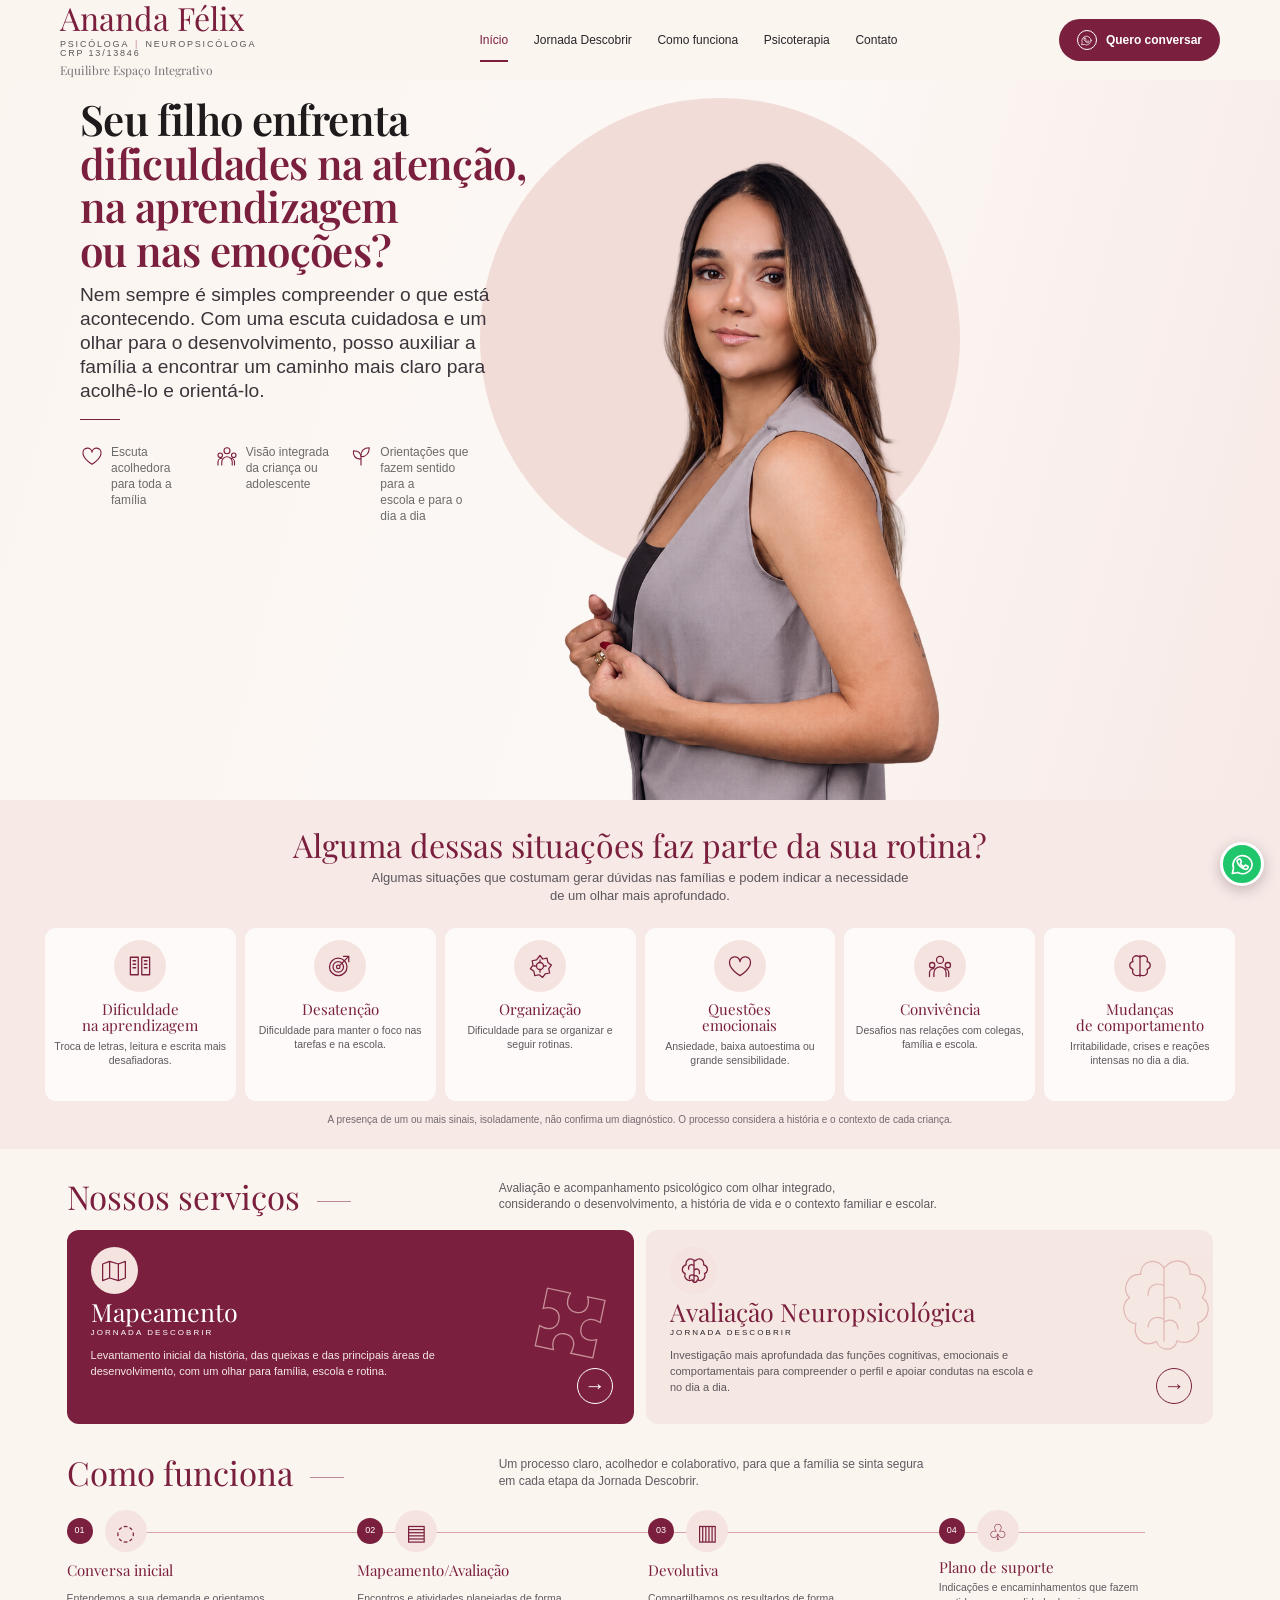
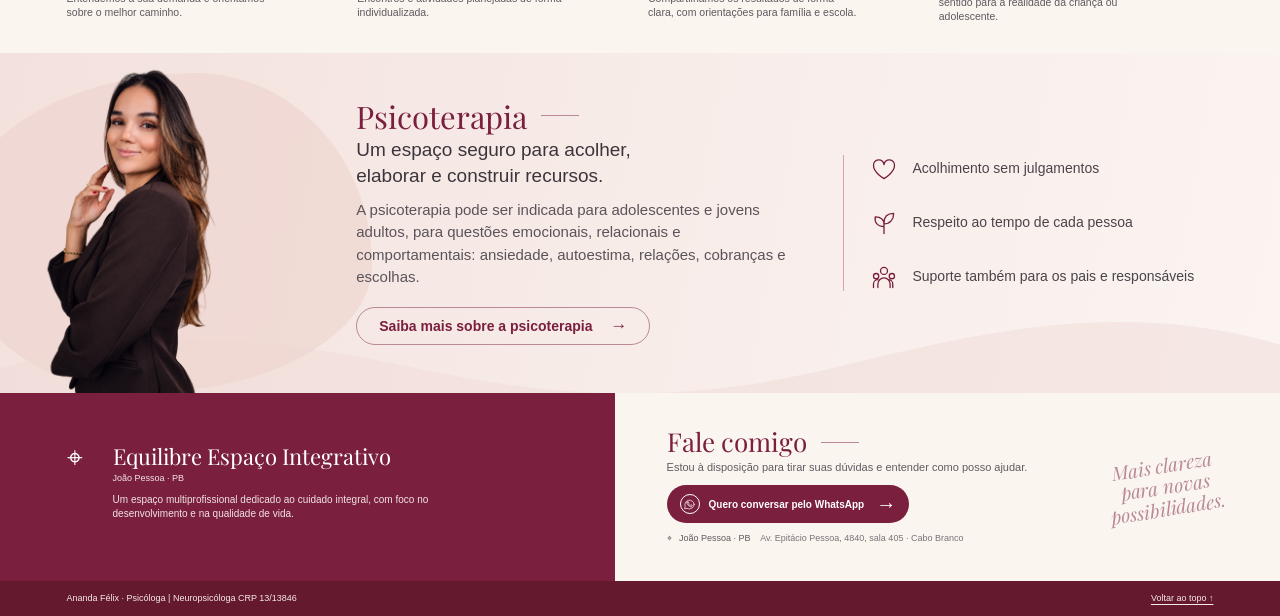
<file: index.html>
<!doctype html>
<html lang="pt-BR">
<head>
  <meta charset="utf-8">
  <meta name="viewport" content="width=device-width, initial-scale=1">
  <meta name="theme-color" content="#fffaf8">
  <meta name="description" content="Acolhimento psicológico para crianças, adolescentes e famílias em João Pessoa. Conheça a Jornada Descobrir com Ananda Félix, psicóloga e neuropsicóloga CRP 13/13846.">
  <title>Ananda Félix | Psicóloga e Neuropsicóloga em João Pessoa</title>
  <link rel="preload" as="image" href="assets/ananda-hero-v2.png">
  <link rel="preconnect" href="https://fonts.googleapis.com">
  <link rel="preconnect" href="https://fonts.gstatic.com" crossorigin>
  <link href="https://fonts.googleapis.com/css2?family=Great+Vibes&family=Playfair+Display:wght@600;700&display=swap" rel="stylesheet">
  <link rel="stylesheet" href="styles.css">
  <link rel="stylesheet" href="hero.css">
</head>
<body>
  <header class="site-header">
    <a class="brand" href="#inicio" aria-label="Ananda Félix, início">
      <span class="brand-name">Ananda Félix</span>
      <span class="brand-meta">PSICÓLOGA <i>|</i> NEUROPSICÓLOGA<br>CRP 13/13846</span>
      <span class="brand-clinic">Equilibre Espaço Integrativo</span>
    </a>
    <button class="menu-toggle" type="button" aria-expanded="false" aria-controls="main-nav" aria-label="Abrir menu"><span></span><span></span><span></span></button>
    <nav class="main-nav" id="main-nav" aria-label="Navegação principal">
      <a class="active" href="#inicio">Início</a><a href="#jornada">Jornada Descobrir</a><a href="#como-funciona">Como funciona</a><a href="#psicoterapia">Psicoterapia</a><a href="#contato">Contato</a>
    </nav>
    <a class="button button-small header-cta" href="https://wa.me/?text=Ol%C3%A1%2C%20Ananda!%20Vim%20pelo%20seu%20site%20e%20quero%20saber%20mais%20sobre%20a%20Jornada%20Descobrir." target="_blank" rel="noreferrer"><span class="wa-icon" aria-hidden="true"><svg viewBox="0 0 24 24"><path d="M20.5 11.7a8.5 8.5 0 0 1-12.6 7.4L3 20l1-4.7a8.5 8.5 0 1 1 16.5-3.6Z"/><path d="M8.3 7.7c.2-.5.5-.5.8-.5h.6c.2 0 .4.1.5.4l.8 1.8c.1.2.1.4-.1.6l-.6.7c-.2.2-.2.4 0 .7.6 1 1.5 1.8 2.5 2.4.3.2.5.2.7-.1l.8-.9c.2-.2.4-.2.7-.1l1.7.8c.3.1.4.3.4.5 0 .3-.2 1.2-.8 1.7-.5.5-1.3.7-2.1.5-1.1-.3-2.4-.9-3.8-2.1-1.7-1.5-2.8-3.3-3.1-4.5-.3-1.1.2-1.8.6-2.2Z"/></svg></span>Quero conversar</a>
  </header>

  <main>
    <section class="hero" id="inicio">
  <div class="hero-inner">
    <div class="hero-copy">
      <h1><span class="hero-title-line">Seu filho enfrenta</span><em><span class="hero-title-line">dificuldades na atenção,</span><span class="hero-title-line">na aprendizagem</span><span class="hero-title-line">ou nas emoções?</span></em></h1>
      <p class="hero-subtitle">Nem sempre é simples compreender o que está acontecendo. Com uma escuta cuidadosa e um olhar para o desenvolvimento, posso auxiliar a família a encontrar um caminho mais claro para acolhê-lo e orientá-lo.</p>
      <span class="small-rule" aria-hidden="true"></span>
      <div class="hero-benefits" aria-label="Como é o acolhimento">
        <div><svg viewBox="0 0 32 32" aria-hidden="true"><path d="M16 27S4 20 4 12a6 6 0 0 1 12-1 6 6 0 0 1 12 1c0 8-12 15-12 15Z"/></svg><span class="hero-benefit__text">Escuta acolhedora<br>para toda a família</span></div>
        <div><svg viewBox="0 0 32 32" aria-hidden="true"><circle cx="16" cy="9" r="4"/><circle cx="7" cy="15" r="3"/><circle cx="25" cy="15" r="3"/><path d="M9 28v-4a7 7 0 0 1 14 0v4m-19 0v-4a5 5 0 0 1 5-5m17 9v-4a5 5 0 0 0-5-5"/></svg><span class="hero-benefit__text">Visão integrada<br>da criança ou adolescente</span></div>
        <div><svg viewBox="0 0 32 32" aria-hidden="true"><path d="M16 28V15m0 5c-8 0-11-5-10-11 6 0 10 3 10 9m0-2c0-7 4-11 11-11 0 7-4 12-11 12"/></svg><span class="hero-benefit__text">Orientações que<br>fazem sentido para a<br>escola e para o dia a dia</span></div>
      </div>
    </div>
    <div class="hero-stage" aria-label="Retrato profissional de Ananda Félix">
      <div class="hero-halo" aria-hidden="true"></div>
      <img class="hero-photo" src="assets/ananda-hero-v2.png" alt="Ananda Félix, psicóloga, em retrato profissional">
    </div>
  </div>
</section>

    <section class="signals section-blush">
      <div class="section-heading centered"><h2>Alguma dessas situações faz parte da sua rotina?</h2><p>Algumas situações que costumam gerar dúvidas nas famílias e podem indicar a necessidade<br class="desktop-break"> de um olhar mais aprofundado.</p></div>
      <div class="signal-grid">
        <article class="signal-card"><span class="icon-bubble"><svg viewBox="0 0 32 32"><path d="M5 6h9v20H5zM18 6h9v20h-9zM8 10h3m10 0h3M8 14h3m10 0h3M8 18h3m10 0h3"/></svg></span><h3>Dificuldade<br>na aprendizagem</h3><p>Troca de letras, leitura e escrita mais desafiadoras.</p></article>
        <article class="signal-card"><span class="icon-bubble"><svg viewBox="0 0 32 32"><circle cx="14" cy="17" r="10"/><circle cx="14" cy="17" r="6"/><circle cx="14" cy="17" r="2"/><path d="m16 15 10-10m-6 0h6v6"/></svg></span><h3>Desatenção</h3><p>Dificuldade para manter o foco nas tarefas e na escola.</p></article>
        <article class="signal-card"><span class="icon-bubble"><svg viewBox="0 0 32 32"><path d="M16 4 19 8l5-1 1 5 4 3-3 4 1 5-5 1-3 4-4-3-5 1-1-5-4-3 3-4-1-5 5-1z"/><circle cx="16" cy="16" r="4"/><path d="M16 9v2m0 10v2m7-7h-2m-10 0H9"/></svg></span><h3>Organização</h3><p>Dificuldade para se organizar e seguir rotinas.</p></article>
        <article class="signal-card"><span class="icon-bubble"><svg viewBox="0 0 32 32"><path d="M16 27S4 20 4 12a6 6 0 0 1 12-1 6 6 0 0 1 12 1c0 8-12 15-12 15Z"/></svg></span><h3>Questões<br>emocionais</h3><p>Ansiedade, baixa autoestima ou grande sensibilidade.</p></article>
        <article class="signal-card"><span class="icon-bubble"><svg viewBox="0 0 32 32"><circle cx="16" cy="9" r="4"/><circle cx="7" cy="15" r="3"/><circle cx="25" cy="15" r="3"/><path d="M9 28v-4a7 7 0 0 1 14 0v4m-19 0v-4a5 5 0 0 1 5-5m17 9v-4a5 5 0 0 0-5-5"/></svg></span><h3>Convivência</h3><p>Desafios nas relações com colegas, família e escola.</p></article>
        <article class="signal-card"><span class="icon-bubble"><svg viewBox="0 0 32 32"><path d="M16 4v24M16 6c-5-4-10 0-8 5-5 1-5 7 0 9-2 5 3 9 8 6m0-20c5-4 10 0 8 5 5 1 5 7 0 9 2 5-3 9-8 6"/></svg></span><h3>Mudanças<br>de comportamento</h3><p>Irritabilidade, crises e reações intensas no dia a dia.</p></article>
      </div>
      <p class="ethics-note">A presença de um ou mais sinais, isoladamente, não confirma um diagnóstico. O processo considera a história e o contexto de cada criança.</p>
    </section>

    <section class="services section-white" id="jornada">
      <div class="section-heading split-heading"><h2>Nossos serviços</h2><p>Avaliação e acompanhamento psicológico com olhar integrado,<br> considerando o desenvolvimento, a história de vida e o contexto familiar e escolar.</p></div>
      <div class="service-grid">
        <article class="service-card service-featured"><span class="icon-bubble service-icon"><svg viewBox="0 0 32 32"><path d="M3 8l8-3 10 3 8-3v19l-8 3-10-3-8 3zM11 5v19M21 8v19"/></svg></span><h3>Mapeamento</h3><p class="service-kicker">JORNADA DESCOBRIR</p><p>Levantamento inicial da história, das queixas e das principais áreas de desenvolvimento, com um olhar para família, escola e rotina.</p><a href="https://wa.me/?text=Ol%C3%A1%2C%20Ananda!%20Quero%20saber%20se%20o%20Mapeamento%20da%20Jornada%20Descobrir%20faz%20sentido%20para%20meu%20filho." class="round-link" aria-label="Perguntar sobre Mapeamento">→</a><svg class="puzzle-large" viewBox="0 0 100 100" aria-hidden="true"><path d="M35 9h12c-4 12 2 19 11 18 9-1 11-10 7-18h18v23c-12-4-19 2-18 11 1 9 10 11 18 7v19H60c4-12-2-19-11-18-9 1-11 10-7 18H23V48c12 4 19-2 18-11-1-9-10-11-18-7V9h12Z"/></svg></article>
        <article class="service-card service-soft"><span class="icon-bubble service-icon"><svg viewBox="0 0 32 32"><path d="M16 4c-4-4-10-1-9 5-5 1-6 8-1 10-2 5 3 10 8 7 1 4 5 4 6 0 5 3 10-2 8-7 5-2 4-9-1-10 1-6-5-9-9-5Zm0 0v23m0-17c-4-3-7 0-6 4m6 1c4-3 7 0 6 4m-6 2c-4-2-6 1-5 4m5-3c3-2 5 1 5 3"/></svg></span><h3>Avaliação Neuropsicológica</h3><p class="service-kicker">JORNADA DESCOBRIR</p><p>Investigação mais aprofundada das funções cognitivas, emocionais e comportamentais para compreender o perfil e apoiar condutas na escola e no dia a dia.</p><a href="https://wa.me/?text=Ol%C3%A1%2C%20Ananda!%20Quero%20saber%20mais%20sobre%20a%20Avalia%C3%A7%C3%A3o%20Neuropsicol%C3%B3gica." class="round-link" aria-label="Perguntar sobre Avaliação Neuropsicológica">→</a><svg class="brain-card" viewBox="0 0 120 120" aria-hidden="true"><path d="M60 17c-9-12-25-7-25 7-14-1-21 15-12 25-11 8-6 26 7 28-4 15 9 26 22 19 4 11 20 11 22-1 14 6 27-6 22-19 13-4 15-20 5-27 8-12 0-26-13-25 0-15-16-20-28-7Zm0 0v79M60 36c-10-5-18 2-17 11m17 3c10-5 18 2 17 11M60 72c-10-5-17 1-17 9m17-6c8-5 15 0 15 8"/></svg></article>
      </div>
    </section>

    <section class="process section-white" id="como-funciona">
      <div class="section-heading split-heading"><h2>Como funciona</h2><p>Um processo claro, acolhedor e colaborativo, para que a família se sinta segura<br> em cada etapa da Jornada Descobrir.</p></div>
      <ol class="steps">
        <li><span class="step-number">01</span><span class="step-icon">◌</span><h3>Conversa inicial</h3><p>Entendemos a sua demanda e orientamos sobre o melhor caminho.</p></li>
        <li><span class="step-number">02</span><span class="step-icon">▤</span><h3>Mapeamento/Avaliação</h3><p>Encontros e atividades planejadas de forma individualizada.</p></li>
        <li><span class="step-number">03</span><span class="step-icon">▥</span><h3>Devolutiva</h3><p>Compartilhamos os resultados de forma clara, com orientações para família e escola.</p></li>
        <li><span class="step-number">04</span><span class="step-icon">♧</span><h3>Plano de suporte</h3><p>Indicações e encaminhamentos que fazem sentido para a realidade da criança ou adolescente.</p></li>
      </ol>
    </section>

    <section class="psychotherapy section-blush" id="psicoterapia">
      <svg class="therapy-curve" viewBox="0 0 1440 100" preserveAspectRatio="none" aria-hidden="true" focusable="false"><path d="M0 72C185 18 316 40 478 74s297 38 466-4 322-76 496-25v55H0Z"/></svg>
      <div class="therapy-photo">
        <span class="therapy-blob" aria-hidden="true"></span>
        <img src="assets/ananda-retrato-cutout.png" alt="Ananda Félix em retrato profissional com blazer escuro">
      </div>
      <article class="therapy-copy" id="sobre">
        <div class="title-line"><h2>Psicoterapia</h2><span></span></div>
        <p class="lead">Um espaço seguro para acolher,<br>elaborar e construir recursos.</p>
        <p>A psicoterapia pode ser indicada para adolescentes e jovens adultos, para questões emocionais, relacionais e comportamentais: ansiedade, autoestima, relações, cobranças e escolhas.</p>
        <a class="text-link" href="https://wa.me/?text=Ol%C3%A1%2C%20Ananda!%20Gostaria%20de%20saber%20mais%20sobre%20psicoterapia.">Saiba mais sobre a psicoterapia <span>→</span></a>
      </article>
      <ul class="therapy-values">
        <li><svg viewBox="0 0 32 32" aria-hidden="true"><path d="M16 27S4 20 4 12a6 6 0 0 1 12-1 6 6 0 0 1 12 1c0 8-12 15-12 15Z"/></svg><span>Acolhimento sem julgamentos</span></li>
        <li><svg viewBox="0 0 32 32" aria-hidden="true"><path d="M16 28V15m0 5c-8 0-11-5-10-11 6 0 10 3 10 9m0-2c0-7 4-11 11-11 0 7-4 12-11 12"/></svg><span>Respeito ao tempo de cada pessoa</span></li>
        <li><svg viewBox="0 0 32 32" aria-hidden="true"><circle cx="16" cy="9" r="4"/><circle cx="7" cy="15" r="3"/><circle cx="25" cy="15" r="3"/><path d="M9 28v-4a7 7 0 0 1 14 0v4m-19 0v-4a5 5 0 0 1 5-5m17 9v-4a5 5 0 0 0-5-5"/></svg><span>Suporte também para os pais e responsáveis</span></li>
      </ul>
    </section>

    <section class="contact section-white" id="equilibre">
      <div class="clinic-panel"><span class="clinic-mark">⌖</span><div><h2>Equilibre Espaço Integrativo</h2><p class="place">João Pessoa · PB</p><p>Um espaço multiprofissional dedicado ao cuidado integral, com foco no desenvolvimento e na qualidade de vida.</p></div></div>
      <div class="contact-panel" id="contato"><div class="contact-copy"><div class="title-line"><h2>Fale comigo</h2><span></span></div><p>Estou à disposição para tirar suas dúvidas e entender como posso ajudar.</p><a class="button" href="https://wa.me/?text=Ol%C3%A1%2C%20Ananda!%20Vim%20pelo%20seu%20site%20e%20quero%20saber%20mais%20sobre%20a%20Jornada%20Descobrir." target="_blank" rel="noreferrer"><span class="wa-icon" aria-hidden="true"><svg viewBox="0 0 24 24"><path d="M20.5 11.7a8.5 8.5 0 0 1-12.6 7.4L3 20l1-4.7a8.5 8.5 0 1 1 16.5-3.6Z"/><path d="M8.3 7.7c.2-.5.5-.5.8-.5h.6c.2 0 .4.1.5.4l.8 1.8c.1.2.1.4-.1.6l-.6.7c-.2.2-.2.4 0 .7.6 1 1.5 1.8 2.5 2.4.3.2.5.2.7-.1l.8-.9c.2-.2.4-.2.7-.1l1.7.8c.3.1.4.3.4.5 0 .3-.2 1.2-.8 1.7-.5.5-1.3.7-2.1.5-1.1-.3-2.4-.9-3.8-2.1-1.7-1.5-2.8-3.3-3.1-4.5-.3-1.1.2-1.8.6-2.2Z"/></svg></span>Quero conversar pelo WhatsApp <span class="arrow">→</span></a><p class="address">⌖ &nbsp; João Pessoa · PB &nbsp;&nbsp; <span>Av. Epitácio Pessoa, 4840, sala 405 · Cabo Branco</span></p></div><div class="contact-art">Mais clareza<br>para novas<br>possibilidades.</div></div>
    </section>
  </main>
  <footer class="site-footer"><span>Ananda Félix · Psicóloga | Neuropsicóloga CRP 13/13846</span><a href="#inicio">Voltar ao topo ↑</a></footer>
  <a class="floating-wa" href="https://wa.me/?text=Ol%C3%A1%2C%20Ananda!%20Vim%20pelo%20seu%20site%20e%20quero%20saber%20mais%20sobre%20a%20Jornada%20Descobrir." target="_blank" rel="noreferrer" aria-label="Conversar pelo WhatsApp"><svg viewBox="0 0 24 24"><path d="M20.5 11.7a8.5 8.5 0 0 1-12.6 7.4L3 20l1-4.7a8.5 8.5 0 1 1 16.5-3.6Z"/><path d="M8.3 7.7c.2-.5.5-.5.8-.5h.6c.2 0 .4.1.5.4l.8 1.8c.1.2.1.4-.1.6l-.6.7c-.2.2-.2.4 0 .7.6 1 1.5 1.8 2.5 2.4.3.2.5.2.7-.1l.8-.9c.2-.2.4-.2.7-.1l1.7.8c.3.1.4.3.4.5 0 .3-.2 1.2-.8 1.7-.5.5-1.3.7-2.1.5-1.1-.3-2.4-.9-3.8-2.1-1.7-1.5-2.8-3.3-3.1-4.5-.3-1.1.2-1.8.6-2.2Z"/></svg></a>
  <script src="script.js" defer></script>
</body>
</html>
</file>
<file: styles.css>
:root{--wine:#7a1f3d;--wine-dark:#6f1a36;--rose:#b98a93;--rose-line:#d8a4a8;--blush:#f7eae5;--nude:#f3e6df;--paper:#fffaf8;--white:#fff;--ink:#28242a;--muted:#686168;--serif:Georgia,'Times New Roman',serif;--sans:Arial,Helvetica,sans-serif}
*{box-sizing:border-box}html{scroll-behavior:smooth;scroll-padding-top:80px}body{margin:0;background:var(--paper);color:var(--ink);font:16px/1.5 var(--sans)}a{color:inherit;text-decoration:none}img{display:block;max-width:100%}h1,h2,h3,p{margin-top:0}h1,h2,h3{font-family:var(--serif);font-weight:400}.site-header{height:78px;padding:0 clamp(26px,5.2vw,72px);display:flex;align-items:center;justify-content:space-between;gap:28px;background:rgba(255,250,248,.97);border-bottom:1px solid #eee4e2;position:sticky;top:0;z-index:30}.brand{width:258px;display:flex;flex-direction:column;line-height:1}.brand-name{font:32px/1.03 var(--serif);color:var(--wine)}.brand-meta{font-size:9px;letter-spacing:.2em;color:#5e5358;margin-top:5px}.brand-meta i{font-style:normal;color:var(--rose);padding:0 2px}.brand-clinic{font:12px/1.1 var(--serif);color:#797177;margin-top:6px}.main-nav{display:flex;align-items:center;gap:clamp(14px,2vw,30px);height:100%;white-space:nowrap}.main-nav a{font-size:12px;position:relative}.main-nav a:hover,.main-nav a.active{color:var(--wine)}.main-nav a.active:after{content:"";position:absolute;bottom:-13px;left:0;right:0;height:2px;background:var(--wine)}.button{min-height:44px;padding:0 18px;border-radius:999px;background:var(--wine);color:#fff;display:inline-flex;align-items:center;justify-content:center;gap:9px;font-size:13px;font-weight:600;white-space:nowrap;transition:background .2s,transform .2s}.button:hover{background:var(--wine-dark);transform:translateY(-1px)}.button-small{min-height:42px;padding:0 18px;font-size:12px}.wa-icon{width:20px;height:20px;display:inline-grid;place-items:center;border:1.3px solid currentColor;border-radius:50%;flex:0 0 auto}.wa-icon svg{width:13px;height:13px;fill:none;stroke:currentColor;stroke-width:1.35;stroke-linecap:round;stroke-linejoin:round}.arrow{font-size:20px;font-weight:400;margin-left:3px}.menu-toggle{display:none}
.hero{position:relative;height:clamp(490px,43vw,560px);min-height:0;overflow:hidden;padding:34px clamp(30px,5.2vw,72px) 76px;background:var(--paper);isolation:isolate}.hero-copy{position:relative;z-index:5;width:42%;max-width:490px}.eyebrow{font-size:10px;line-height:1.35;letter-spacing:.19em;text-transform:uppercase;color:#645b62;margin:0 0 16px}.hero h1{font-size:clamp(38px,4.25vw,57px);line-height:1.02;letter-spacing:-.045em;color:#211c21;margin:0 0 12px;max-width:500px}.hero h1 em{font-style:normal;color:var(--wine)}.hero-subtitle{font-size:clamp(19px,2vw,24px);line-height:1.3;margin:0;color:#332e34}.small-rule{display:block;width:35px;height:1px;background:var(--rose);margin:18px 0 12px}.hero h2{font-size:clamp(29px,3vw,38px);line-height:1.05;color:var(--wine);margin:0 0 4px}.hero-description{font-size:13px;line-height:1.4;color:#504a50;max-width:450px;margin:0 0 16px}.hero-button{min-height:45px;padding-inline:20px}.hero-halo{position:absolute;z-index:-1;left:39%;top:2%;width:38%;height:93%;background:radial-gradient(ellipse at 56% 48%,#edd6dc 0,#f3dfe1 58%,rgba(243,223,225,0) 59%);border-radius:50%}.hero-photo{position:absolute;z-index:2;left:42%;bottom:0;width:35%;height:96%;object-fit:cover;object-position:center 24%;border-radius:48% 48% 0 0}.hero-chat{position:absolute;z-index:6;right:2.4%;top:10%;width:22%;display:flex;flex-direction:column;gap:9px}.chat-bubble{position:relative;max-width:94%;padding:9px 11px 15px;border-radius:14px;background:#fff;color:#4d484e;box-shadow:0 2px 7px #3925360c;font-size:10px;line-height:1.25}.chat-bubble:after{content:"";position:absolute;bottom:-5px;left:11px;width:10px;height:10px;background:inherit;transform:rotate(45deg)}.chat-bubble small{position:absolute;right:9px;bottom:3px;color:#999197;font-size:8px}.chat-bubble.outgoing{align-self:flex-end;background:#e4f2df}.brain-art,.puzzle-art,.hero-wave{position:absolute;z-index:1;fill:none;stroke:var(--rose-line);stroke-width:1.1}.brain-art{width:132px;right:2.7%;top:3%;opacity:.75}.hero-wave{z-index:1;right:-1%;bottom:-1px;width:300px;height:82px;fill:none;stroke:var(--rose-line);stroke-width:1.1;opacity:.65}.puzzle-art{width:82px;right:2%;bottom:15%;opacity:.55;transform:rotate(10deg)}.hero-mantra{position:absolute;z-index:3;right:3%;bottom:4%;font:italic 23px/1.1 var(--serif);color:var(--rose);transform:rotate(-8deg);text-align:center}.hero-benefits{position:absolute;z-index:5;left:clamp(30px,5.2vw,72px);bottom:18px;width:43%;display:grid;grid-template-columns:.9fr 1.1fr 1.4fr;gap:12px;align-items:center}.hero-benefits div{font-size:9px;line-height:1.35;color:#554f55;display:flex;align-items:center;gap:8px}.hero-benefits span{font:24px/1 var(--serif);color:var(--wine)}
.section-blush{background:var(--blush)}.section-white{background:var(--paper)}.signals{padding:27px clamp(24px,3.5vw,48px) 22px}.section-heading h2{font-size:32px;line-height:1.1;color:var(--wine);margin:0 0 7px}.centered{text-align:center;margin:0 auto 22px}.centered p{font-size:13px;line-height:1.4;color:#5d565d;margin:0}.signal-grid{display:grid;grid-template-columns:repeat(6,minmax(0,1fr));gap:9px}.signal-card{min-height:173px;padding:12px 9px 13px;border-radius:11px;background:rgba(255,255,255,.77);text-align:center;display:flex;flex-direction:column;align-items:center}.icon-bubble{width:52px;height:52px;border-radius:50%;display:grid;place-items:center;flex:0 0 auto;background:#f4e3df;color:var(--wine)}.icon-bubble svg{width:28px;height:28px;fill:none;stroke:currentColor;stroke-width:1.45;stroke-linecap:round;stroke-linejoin:round}.signal-card h3{font-size:15px;line-height:1.08;color:var(--wine);margin:9px 0 6px}.signal-card p{font-size:10.5px;line-height:1.35;color:#5e575e;margin:0}.ethics-note{font-size:10px;color:#736970;text-align:center;margin:11px 0 0}.services,.process{padding:30px clamp(28px,5.2vw,72px)}.split-heading{display:grid;grid-template-columns:.72fr 1.28fr;gap:30px;align-items:center;margin-bottom:16px}.split-heading h2{margin:0;font-size:33px;color:var(--wine);line-height:1.08}.split-heading h2:after{content:"";display:inline-block;vertical-align:middle;width:34px;height:1px;background:var(--rose);margin-left:17px}.split-heading p{margin:0;font-size:12px;line-height:1.4;color:#605960}.service-grid{display:grid;grid-template-columns:1fr 1fr;gap:12px}.service-card{position:relative;min-height:194px;border-radius:12px;padding:17px 24px;overflow:hidden}.service-featured{background:var(--wine);color:#fff}.service-soft{background:#f5e7e1}.service-icon{width:47px;height:47px;margin:0 0 4px}.service-card h3{position:relative;z-index:1;color:var(--wine);font-size:25px;line-height:1.08;margin:0 0 2px}.service-featured h3{color:#fff}.service-kicker{position:relative;z-index:1;font-size:8px;letter-spacing:.26em;margin:0 0 9px}.service-card>p:not(.service-kicker){position:relative;z-index:1;max-width:72%;font-size:11px;line-height:1.45;margin:0}.service-featured>p:not(.service-kicker){color:#f5e7e8}.service-soft>p:not(.service-kicker){color:#5e575e}.round-link{position:absolute;z-index:2;right:21px;bottom:20px;width:36px;height:36px;border:1px solid currentColor;border-radius:50%;display:grid;place-items:center;font-size:21px}.service-featured .round-link{color:#fff}.service-soft .round-link{color:var(--wine)}.puzzle-large{position:absolute;right:20px;top:54px;width:98px;fill:none;stroke:#dfb3b5;stroke-width:1.35;opacity:.75;transform:rotate(12deg)}.brain-card{position:absolute;right:-7px;top:22px;width:112px;fill:none;stroke:#dca9ad;stroke-width:1.25;opacity:.8}.process{padding-top:1px;padding-bottom:29px}.steps{list-style:none;padding:0;margin:19px 0 0;display:grid;grid-template-columns:repeat(4,minmax(0,1fr));gap:16px;position:relative}.steps:before{content:"";position:absolute;left:6%;right:6%;top:22px;height:1px;background:#d8a4a8}.steps li{position:relative;z-index:1;display:grid;grid-template-columns:30px 42px 1fr;grid-template-rows:42px auto auto;column-gap:8px;align-items:center}.step-number{grid-column:1;grid-row:1;width:26px;height:26px;border-radius:50%;background:var(--wine);color:#fff;display:grid;place-items:center;font-size:9px}.step-icon{grid-column:2;grid-row:1;width:42px;height:42px;border-radius:50%;background:#f4e3df;color:var(--wine);display:grid;place-items:center;font:22px var(--serif)}.steps h3{grid-column:1/-1;grid-row:2;margin:7px 0 4px;font-size:15px;line-height:1.15;color:var(--wine)}.steps p{grid-column:1/-1;grid-row:3;margin:0;font-size:10.5px;line-height:1.38;color:#5f5860;max-width:210px}.psychotherapy{padding:20px clamp(28px,5.2vw,72px);display:grid;grid-template-columns:.88fr 1.05fr 1fr;gap:24px;align-items:center;min-height:232px}.therapy-photo{height:214px;overflow:hidden;border-radius:95px 54px 8px 8px;position:relative}.therapy-photo:before{content:"";position:absolute;z-index:0;inset:0;background:#e5d4d6;border-radius:inherit}.therapy-photo img{position:relative;width:100%;height:100%;object-fit:cover;object-position:center 26%;mix-blend-mode:multiply}.therapy-copy h2,.contact-copy h2{font-size:31px;line-height:1.05;color:var(--wine);margin:0}.title-line{display:flex;align-items:center;gap:14px}.title-line>span{height:1px;background:var(--rose);width:38px}.therapy-copy .lead{font-size:16px;line-height:1.35;color:#3d373d;margin:5px 0 9px}.therapy-copy>p:not(.lead){font-size:11px;line-height:1.45;color:#5f5860;margin:0 0 9px}.text-link{display:inline-flex;align-items:center;gap:18px;border:1px solid var(--rose);border-radius:999px;padding:6px 12px;font-size:10px;font-weight:600;color:var(--wine)}.text-link span{font-size:17px;line-height:10px}.therapy-values{list-style:none;padding:0;margin:0;border-left:1px solid #d8a4a8;padding-left:25px;display:flex;flex-direction:column;gap:18px}.therapy-values li{display:flex;align-items:center;gap:14px;font-size:11px;line-height:1.35;color:#554f55}.therapy-values span{font:27px/1 var(--serif);color:var(--wine)}.contact{display:grid;grid-template-columns:1fr 1.08fr;min-height:188px}.clinic-panel{position:relative;overflow:hidden;background:var(--wine);color:#fff;padding:25px clamp(28px,5.2vw,72px);display:grid;grid-template-columns:34px 1fr;gap:12px;align-content:center}.clinic-mark{font-size:28px;line-height:1}.clinic-panel h2{font-size:22px;line-height:1.1;color:#fff;margin:0 0 4px}.clinic-panel p{font-size:10px;line-height:1.4;color:#f1e3e5;max-width:350px;margin:0 0 8px}.clinic-panel .place{font-size:9px;margin-bottom:8px}.leaf-art{position:absolute;right:2%;bottom:-6px;width:120px;height:155px;fill:none;stroke:#b67687;stroke-width:1.15;opacity:.6}.contact-panel{position:relative;overflow:hidden;padding:26px clamp(26px,4vw,54px);display:flex;align-items:center;justify-content:space-between;gap:16px}.contact-copy{position:relative;z-index:1}.contact-copy h2{font-size:26px}.contact-copy>p{font-size:11px;line-height:1.4;color:#615a61;margin:4px 0 10px}.contact-copy .button{min-height:38px;font-size:10px;padding-inline:13px}.contact-copy .address{font-size:9px;margin:9px 0 0}.address span{color:#7a7178}.contact-art{font:italic 19px/1.12 var(--serif);color:var(--rose);transform:rotate(-9deg);text-align:center;min-width:125px;padding:16px 6px}.site-footer{display:flex;justify-content:space-between;align-items:center;background:#65192f;color:#f5e9eb;padding:11px clamp(28px,5.2vw,72px);font-size:9px}.site-footer a{text-decoration:underline;text-underline-offset:3px}.floating-wa{position:fixed;right:19px;bottom:17px;z-index:29;width:52px;height:52px;background:#20c66b;color:#fff;border:3px solid #fff;border-radius:50%;box-shadow:0 4px 14px #3e273244;display:grid;place-items:center;transition:transform .2s}.floating-wa svg{width:27px;height:27px;fill:none;stroke:currentColor;stroke-width:1.5;stroke-linecap:round;stroke-linejoin:round}.floating-wa:hover{transform:translateY(-2px)}
@media(max-width:1050px){.site-header{gap:15px;padding-inline:24px}.brand{width:220px}.brand-name{font-size:29px}.main-nav{gap:13px}.main-nav a{font-size:10px}.hero{padding-left:34px;padding-right:28px;height:490px}.hero h1{font-size:clamp(38px,4.2vw,48px)}.hero-copy{width:42%}.hero-photo{left:42%;width:35%}.hero-chat{width:23%;right:1.5%;gap:7px}.chat-bubble{font-size:9px;padding:8px 9px 14px}.hero-benefits{left:34px;width:43%}.brain-art{width:105px}.signals{padding-inline:22px}.signal-grid{gap:7px}.signal-card{padding-inline:6px}.signal-card h3{font-size:13px}.signal-card p{font-size:9px}.services,.process,.psychotherapy{padding-inline:34px}.service-card{padding-inline:18px}.puzzle-large{right:11px;width:82px}.brain-card{width:96px}.psychotherapy{grid-template-columns:.82fr 1.05fr .98fr;gap:18px}.therapy-values{padding-left:17px;gap:14px}.contact-panel{padding-inline:26px}.contact-art{min-width:105px;font-size:17px}}
@media(max-width:820px){.brand{width:190px}.brand-name{font-size:26px}.brand-clinic{font-size:10px}.main-nav{gap:9px}.main-nav a{font-size:9px}.header-cta{font-size:10px;padding-inline:11px}.hero{height:500px;min-height:0}.hero-copy{width:43%}.hero h1{font-size:39px}.hero-photo{left:43%;width:34%}.hero-chat{width:22%;right:1%;top:10%}.chat-bubble{font-size:8px;padding:7px 8px 13px}.hero-benefits{width:48%}.hero-mantra{font-size:18px}.signals{padding-inline:17px}.signal-card{min-height:165px}.signal-card p{font-size:8.5px}.section-heading h2{font-size:28px}.service-card>p:not(.service-kicker){max-width:78%;font-size:10px}.steps{gap:9px}.steps li{grid-template-columns:27px 37px 1fr;column-gap:5px}.step-icon{width:37px;height:37px}.steps:before{top:19px}.steps h3{font-size:13px}.steps p{font-size:9px}.psychotherapy{grid-template-columns:.8fr 1.1fr .9fr;gap:14px}.therapy-photo{height:190px}.therapy-copy h2{font-size:26px}.therapy-copy .lead{font-size:14px}.therapy-values{padding-left:12px}.therapy-values li{font-size:9px;gap:8px}.therapy-values span{font-size:22px}.contact{grid-template-columns:1fr 1fr}.clinic-panel{padding-inline:25px}.contact-art{display:none}}
@media(max-width:767px){html{scroll-padding-top:68px}.site-header{height:68px;padding:0 18px;gap:10px}.brand{width:auto}.brand-name{font-size:25px}.brand-meta{font-size:8px}.brand-clinic{display:none}.header-cta{display:none}.menu-toggle{display:flex;margin-left:auto;width:42px;height:42px;background:transparent;border:0;flex-direction:column;justify-content:center;gap:5px;padding:8px;cursor:pointer}.menu-toggle span{width:24px;height:2px;border-radius:2px;background:var(--wine)}.main-nav{display:none;position:absolute;top:67px;left:0;right:0;height:auto;padding:12px 19px 17px;background:var(--paper);box-shadow:0 12px 20px #3c25301a;flex-direction:column;align-items:stretch;gap:0}.main-nav.open{display:flex}.main-nav a{font-size:14px;padding:11px 5px;border-bottom:1px solid #f0e1de}.main-nav a.active:after{display:none}.hero{height:auto;min-height:0;padding:25px 19px 22px;display:flex;flex-direction:column;align-items:stretch;overflow:hidden}.hero-copy{width:100%;max-width:none;order:1}.eyebrow{font-size:9px;margin-bottom:11px}.hero h1{font-size:clamp(38px,10vw,48px);max-width:530px}.hero-subtitle{font-size:19px}.hero h2{font-size:30px}.hero-description{font-size:12px}.hero-button{width:100%;font-size:12px;padding-inline:12px}.hero-halo{z-index:0;left:12%;top:auto;bottom:105px;width:76%;height:330px;background:radial-gradient(ellipse at 50% 50%,#edd6dc 0,#f3dfe1 62%,rgba(243,223,225,0) 63%)}.hero-photo{position:relative;left:auto;bottom:auto;z-index:1;order:2;width:100%;height:355px;object-fit:contain;object-position:center bottom;margin-top:8px}.hero-chat,.brain-art,.puzzle-art,.hero-wave,.hero-mantra{display:none}.hero-benefits{position:relative;left:auto;bottom:auto;order:3;width:100%;grid-template-columns:1fr 1fr;gap:13px 9px;margin-top:13px}.hero-benefits div{font-size:9px;gap:7px}.hero-benefits div:last-child{grid-column:1/-1}.hero-benefits span{font-size:22px}.signals{padding:27px 15px 20px}.centered{margin-bottom:17px}.section-heading h2{font-size:27px}.centered p{font-size:11px}.desktop-break{display:none}.signal-grid{grid-template-columns:repeat(2,minmax(0,1fr));gap:8px}.signal-card{min-height:157px;padding:11px 8px;border-radius:10px}.signal-card:last-child{grid-column:1/-1;min-height:135px}.icon-bubble{width:46px;height:46px}.icon-bubble svg{width:25px;height:25px}.signal-card h3{font-size:14px;margin:7px 0 5px}.signal-card p{font-size:10px}.ethics-note{font-size:9px;line-height:1.4}.services,.process{padding:27px 18px}.split-heading{display:block;margin-bottom:14px}.split-heading h2{font-size:28px;margin-bottom:6px}.split-heading p{font-size:11px}.service-grid{grid-template-columns:1fr;gap:10px}.service-card{min-height:185px;padding:16px 18px}.service-card h3{font-size:23px}.service-card>p:not(.service-kicker){max-width:78%;font-size:10px}.service-icon{width:43px;height:43px}.puzzle-large{width:72px;right:12px;top:60px}.brain-card{width:84px;right:-3px}.round-link{width:32px;height:32px;right:15px;bottom:15px}.process{padding-top:0;padding-bottom:25px}.steps{grid-template-columns:1fr;gap:12px;margin-top:17px}.steps:before{left:12px;right:auto;top:12px;bottom:12px;width:1px;height:auto}.steps li{display:grid;grid-template-columns:28px 42px 1fr;grid-template-rows:auto auto;column-gap:9px;align-items:center}.step-number{grid-column:1;grid-row:1/3;width:25px;height:25px}.step-icon{grid-column:2;grid-row:1/3;width:40px;height:40px}.steps h3{grid-column:3;grid-row:1;margin:0 0 2px;font-size:15px}.steps p{grid-column:3;grid-row:2;font-size:10px;max-width:none}.psychotherapy{grid-template-columns:1fr;gap:15px;padding:20px 18px}.therapy-photo{width:100%;height:310px;max-width:500px;margin:0 auto;border-radius:28px 28px 6px 6px}.therapy-photo img{object-position:center 25%}.therapy-copy h2{font-size:29px}.therapy-copy .lead{font-size:15px}.therapy-copy>p:not(.lead){font-size:11px}.therapy-values{border-left:0;border-top:1px solid #d8a4a8;padding:13px 0 0;display:grid;grid-template-columns:1fr 1fr;gap:12px}.therapy-values li{font-size:10px}.therapy-values li:last-child{grid-column:1/-1}.contact{grid-template-columns:1fr}.clinic-panel{min-height:190px;padding:24px 20px;grid-template-columns:30px 1fr}.clinic-panel h2{font-size:22px}.clinic-panel p{font-size:10px}.contact-panel{min-height:190px;padding:22px 20px;justify-content:flex-start}.contact-copy .button{font-size:10px}.contact-art{display:block;font-size:16px;min-width:85px}.site-footer{padding:12px 18px;gap:8px;font-size:9px}.floating-wa{width:48px;height:48px;right:13px;bottom:13px}}
@media(max-width:390px){.hero h1{font-size:37px}.hero-photo{height:320px}.hero-benefits{grid-template-columns:1fr}.hero-benefits div:last-child{grid-column:auto}.contact-art{display:none}.contact-panel{padding-right:56px}.button{font-size:11px}.service-card>p:not(.service-kicker){max-width:84%}}
</file>
<file: hero.css>
:root{--paper:#fbf5f0;--blush:#f6e9e6;--serif:'Playfair Display',Georgia,'Times New Roman',serif}
/* Ajuste desktop final: escala e composição centralizadas no container */
html{font-size:16px}
.site-header{height:80px;padding:16px max(40px,calc((100vw - 1240px)/2 + 40px));background:var(--paper);border-bottom:0}
.hero{display:block;height:min(720px,calc(100vh - 80px));min-height:620px;max-height:720px;padding:0;overflow:hidden;background:linear-gradient(105deg,#fbf5f0 0%,#fcf8f5 56%,#f7e9e6 100%)}
.hero-inner{position:relative;width:100%;max-width:1240px;height:100%;margin:0 auto;display:grid;grid-template-columns:46% 54%;align-items:stretch}
.hero-copy{grid-column:1;grid-row:1;position:relative;z-index:5;width:auto;max-width:550px;align-self:start;margin:24px 0 0 40px}
.hero h1{max-width:none;margin:0 0 10px;color:#1f1a1c;font-family:var(--serif);font-size:clamp(40px,3.6vw,49px);font-weight:600;line-height:1.05;letter-spacing:-.01em}
.hero-title-line{display:block;white-space:nowrap}
.hero h1 em{display:block;color:var(--wine);font-style:normal}
.hero-subtitle{margin:0;color:#3b353b;font-size:clamp(18px,1.5vw,22px);line-height:1.25}
.small-rule{width:40px;height:1px;margin:20px 0;background:var(--wine)}
.hero h2{margin:0;color:var(--wine);font-size:clamp(28px,2.6vw,38px);font-weight:600;line-height:1.08}
.hero-description{margin:2px 0 0;color:#454047;font-size:18px;line-height:1.3}
.hero-button{min-height:52px;margin-top:20px;padding-inline:20px;font-size:13px}
.hero-stage{position:relative;z-index:1;grid-column:2;grid-row:1;width:100%;height:100%;min-width:0;overflow:visible}
.hero-halo{position:absolute;z-index:0;left:-128px;top:0;width:560px;height:560px;border-radius:50%;transform:none;background:radial-gradient(circle at center,#f2dcd8 0%,#f2dcd8 71%,rgba(242,220,216,.72) 83%,rgba(242,220,216,0) 100%)}
.hero-photo{position:absolute;z-index:2;left:-83px;bottom:0;width:auto;height:96%;max-width:none;object-fit:contain;object-position:center bottom;border-radius:0;transform:none;filter:none}
.hero-chat{position:absolute;z-index:6;top:8%;right:40px;width:min(220px,35%);display:flex;flex-direction:column;gap:10px}
.chat-bubble{position:relative;width:fit-content;max-width:100%;padding:10px 14px 18px;border-radius:15px;background:#fff;color:#454047;box-shadow:0 5px 16px #62314712;font-size:13px;line-height:1.25}
.chat-bubble:after{content:"";position:absolute;bottom:-5px;left:10px;width:10px;height:10px;background:inherit;transform:rotate(45deg)}
.chat-bubble.incoming{align-self:flex-start;margin-right:0}
.chat-bubble.outgoing{align-self:flex-end;margin-left:40px;background:#dcf3d0}
.chat-bubble.outgoing:after{left:auto;right:10px}
.chat-bubble small{position:absolute;right:9px;bottom:3px;color:#969097;font-size:8px;white-space:nowrap}
.chat-bubble small b{padding-left:2px;color:#4fb6ec;font-weight:700;letter-spacing:-2px}
.brain-art,.puzzle-art,.hero-wave{position:absolute;z-index:1;fill:none;stroke:#d9a2a5;stroke-width:1.1;opacity:.62}
.brain-art{width:150px;right:10px;top:2%;opacity:.6}
.puzzle-art{width:76px;right:12px;top:51%;opacity:.7;transform:rotate(10deg)}
.hero-wave{right:0;bottom:0;width:290px;height:80px;fill:none;stroke-width:1.1;opacity:.72}
.hero-mantra{position:absolute;z-index:3;right:8px;bottom:7%;width:200px;margin:0;color:#a14b66;font:31px/1.04 'Great Vibes',cursive;text-align:center;transform:rotate(-5deg)}
.hero-benefits{position:absolute;z-index:5;left:40px;bottom:22px;width:43%;display:grid;grid-template-columns:.9fr 1.1fr 1.45fr;gap:8px;align-items:center;margin:0}
.hero-benefits div{display:flex;align-items:center;gap:7px;color:#554f55;font-size:12px;line-height:1.22}
.hero-benefits svg{width:22px;height:22px;flex:0 0 22px;fill:none;stroke:var(--wine);stroke-width:1.35;stroke-linecap:round;stroke-linejoin:round}
.floating-wa{width:44px;height:44px;right:16px;bottom:14px;z-index:12}
@media(max-width:1100px) and (min-width:768px){.hero-inner{grid-template-columns:48% 52%}.hero-copy{margin-left:24px}.hero h1{font-size:clamp(34px,3.6vw,40px)}.hero-description{font-size:17px}.hero-benefits{left:24px;width:47%;gap:5px}.hero-benefits div{font-size:10px}.hero-benefits svg{width:20px;height:20px;flex-basis:20px}.hero-photo{left:-74px}.hero-halo{left:-120px;width:520px;height:520px}.hero-chat{right:18px;width:min(205px,39%)}.chat-bubble{font-size:11px}}
@media(max-width:900px) and (min-width:768px){.hero-inner{grid-template-columns:52% 48%}.hero-copy{margin-left:22px}.hero h1{font-size:clamp(32px,3.7vw,36px)}.hero-title-line{white-space:nowrap}.hero-benefits{left:22px;width:51%;grid-template-columns:1fr 1.1fr 1.4fr}.hero-benefits div{font-size:9px}.hero-photo{left:-96px}.hero-halo{left:-132px;width:490px;height:490px}.hero-chat{right:10px;width:min(190px,44%)}.chat-bubble{font-size:10px}}
@media(max-width:767px){.site-header{height:68px;padding:0 18px}.hero{display:flex;flex-direction:column;height:auto;min-height:0;max-height:none;padding:25px 19px 24px;overflow:hidden}.hero-inner{display:contents}.hero-copy{order:1;grid-column:auto;grid-row:auto;width:100%;max-width:none;margin:0;align-self:auto}.hero h1{font-size:clamp(32px,8.6vw,38px);line-height:1.04;margin-bottom:11px}.hero-title-line{white-space:normal}.hero-subtitle{font-size:19px}.small-rule{margin:14px 0 9px}.hero h2{font-size:30px}.hero-description{font-size:18px;margin:2px 0 0}.hero-button{width:100%;max-width:420px;min-height:48px;margin-top:14px}.hero-stage{order:2;grid-column:auto;grid-row:auto;flex:0 0 370px;width:100%;height:370px;margin-top:12px;overflow:visible}.hero-halo{left:50%;top:7px;width:min(86%,340px);height:335px;transform:translateX(-50%)}.hero-photo{left:50%;height:100%;max-width:none;transform:translateX(-50%)}.hero-chat{position:relative;order:3;top:auto;right:auto;width:100%;max-width:520px;margin:12px auto 0;gap:8px}.hero-chat .chat-bubble{max-width:min(88%,340px);font-size:12px;padding:10px 12px 18px}.hero-chat .chat-bubble:nth-child(n+4){display:none}.hero-mantra,.hero-wave,.brain-art,.puzzle-art{display:none}.hero-benefits{position:relative;order:4;left:auto;bottom:auto;width:100%;grid-template-columns:1fr;gap:12px;margin:20px 0 0}.hero-benefits div{font-size:11px;gap:10px}.hero-benefits svg{width:25px;height:25px;flex-basis:25px}.floating-wa{width:44px;height:44px;right:12px;bottom:12px}}
@media(max-width:390px){.hero{padding-inline:16px}.hero h1{font-size:clamp(29px,8.3vw,32px)}.hero-stage{flex-basis:330px;height:330px}.hero-halo{height:300px}.hero-photo{height:100%}.hero-benefits{gap:10px}}



/* Botão e benefícios do hero */
.hero-button{display:flex;width:min(380px,100%);max-width:100%;height:56px;min-height:56px;padding:0 28px;border-radius:16px;gap:12px;background:var(--wine);font-family:var(--sans);font-size:16px;font-weight:500;justify-content:flex-start}
.hero-button .wa-icon{width:24px;height:24px;flex:0 0 24px;border-width:1.5px}
.hero-button .wa-icon svg{width:17px;height:17px}
.hero-button__label{font-family:var(--sans);font-size:16px;font-weight:500;color:#fff;white-space:nowrap}
.hero-button .arrow{margin-left:auto;font-size:23px}
.hero-benefits{position:static;left:auto;bottom:auto;width:min(100%,560px);display:flex;flex-direction:row;align-items:flex-start;gap:28px;margin:28px 0 0}
.hero-benefits>div{display:flex;flex:1 1 0;min-width:0;align-items:flex-start;gap:10px;color:#6b6b6b;font-family:var(--sans);font-size:13px;font-weight:400;line-height:1.4}
.hero-benefits svg{width:26px;height:26px;flex:0 0 26px;flex-shrink:0;fill:none;stroke:#7a1e3e;stroke-width:1.5;stroke-linecap:round;stroke-linejoin:round}
.hero-benefits .hero-benefit__text{display:block;flex:1 1 auto;max-width:160px;color:#6b6b6b;font-family:var(--sans);font-size:13px;font-weight:400;line-height:1.4}
@media(max-width:767px){.hero-button{width:100%;max-width:420px;height:54px;min-height:54px;padding-inline:18px;border-radius:16px;font-size:15px}.hero-button__label{font-size:15px}.hero-benefits{width:100%;gap:16px;margin-top:24px}.hero-benefits>div{font-size:12px}.hero-benefits .hero-benefit__text{font-size:12px}}
@media(max-width:640px){.hero-button{padding-inline:15px;gap:9px;font-size:14px}.hero-button__label{font-size:14px}.hero-benefits{flex-direction:column;gap:16px}.hero-benefits>div{width:100%;flex:none;align-items:flex-start}.hero-benefits .hero-benefit__text{max-width:none;width:100%}}


/* Hero compacto: bloco único de retrato, conversa e arte */
.hero{height:min(720px,calc(100vh - 80px));min-height:min(620px,calc(100vh - 80px));max-height:720px;overflow:hidden}
.hero-inner{width:100%;max-width:1240px;height:100%;padding:0 60px;box-sizing:border-box;grid-template-columns:40% 60%;gap:0}
.hero-copy{margin:18px 0 0;max-width:none;width:100%;padding:0}
.hero h1{font-size:clamp(36px,3.3vw,42px);line-height:1.04;letter-spacing:-.015em;margin-bottom:10px}
.hero-subtitle{font-size:clamp(18px,1.5vw,22px);line-height:1.25}
.small-rule{margin:16px 0}
.hero h2{font-size:clamp(28px,2.6vw,36px);line-height:1.06}
.hero-description{font-size:18px;line-height:1.25;margin-top:2px}
.hero-button{margin-top:16px}
.hero-benefits{width:calc(100% + 44px);margin-top:24px;gap:28px}
.hero-benefits>div{align-items:flex-start;gap:10px;font-size:12px;line-height:1.35}
.hero-benefits svg{width:26px;height:26px;flex:0 0 26px;stroke-width:1.5}
.hero-benefits .hero-benefit__text{font-size:12px;line-height:1.35;max-width:150px}
.hero-stage{position:relative;z-index:1;grid-column:2;grid-row:1;width:100%;height:100%;min-width:0;overflow:visible;isolation:isolate}
.hero-halo{left:-48px;top:18px;width:480px;height:480px;transform:none;background:radial-gradient(circle at center,#f2dcd8 0%,#f2dcd8 75%,rgba(242,220,216,.72) 87%,rgba(242,220,216,0) 100%)}
.hero-photo{position:absolute;z-index:2;left:-85px;top:60px;bottom:auto;height:130%;width:auto;max-width:none;object-fit:contain;object-position:center top;transform:none}
.hero-art{position:absolute;z-index:1;top:0;right:-22px;width:140px;height:auto;overflow:visible;fill:none;stroke:#E3A9B0;stroke-width:1.4;opacity:.75;pointer-events:none}
.hero-art .brain-drawing{fill:none;stroke:inherit;stroke-width:1.4;stroke-linecap:round;stroke-linejoin:round}
.hero-chat{position:absolute;z-index:6;left:45%;top:90px;right:auto;width:286px;max-width:none;display:flex;flex-direction:column;align-items:stretch;gap:10px;margin:0}
.chat-bubble{position:relative;width:fit-content;max-width:230px;padding:8px 12px 15px;border-radius:10px;box-shadow:0 2px 6px rgba(0,0,0,.06);font-size:12px;line-height:1.3}
.chat-bubble:after{width:6px;height:6px;bottom:-3px;left:12px}
.chat-bubble.incoming{align-self:flex-start;margin:0}
.chat-bubble.outgoing{align-self:flex-end;margin:0 0 0 54px}
.chat-bubble.outgoing:after{left:auto;right:12px}
.chat-bubble small{right:8px;bottom:2px;font-size:10px}
.chat-bubble small b{color:#4fb6ec}
.hero-mantra{z-index:4;right:72px;bottom:22px;width:190px;font-size:26px;line-height:1.05;transform:rotate(-6deg)}
@media(max-width:1024px) and (min-width:769px){.hero-inner{padding-inline:40px;grid-template-columns:50% 50%}.hero-copy{margin-top:18px}.hero h1{font-size:clamp(30px,3.5vw,36px)}.hero-benefits{width:calc(100% + 24px);gap:16px}.hero-benefits>div,.hero-benefits .hero-benefit__text{font-size:11px}.hero-photo{left:-85px;top:66px;height:126%}.hero-halo{left:-55px;width:420px;height:420px}.hero-art{width:110px;height:auto;right:-18px}.hero-chat{left:42%;width:238px;top:90px}.chat-bubble{max-width:190px;font-size:11px}.chat-bubble.outgoing{margin-left:48px}.hero-mantra{right:24px}}
@media(max-width:768px){.hero{height:auto;min-height:0;max-height:none;padding:24px 20px;overflow:hidden}.hero-inner{display:flex;flex-direction:column;gap:0;width:100%;height:auto;max-width:600px;padding:0;margin:0 auto}.hero-copy{order:1;width:100%;max-width:none;margin:0}.hero h1{font-size:clamp(30px,8.6vw,38px);line-height:1.04}.hero-title-line{white-space:normal}.hero-subtitle{font-size:19px}.small-rule{margin:14px 0}.hero h2{font-size:30px}.hero-description{font-size:17px}.hero-button{margin-top:14px}.hero-benefits{width:100%;margin-top:20px;gap:14px}.hero-benefits>div,.hero-benefits .hero-benefit__text{font-size:12px}.hero-stage{order:2;display:flex;flex-direction:column;align-items:center;width:100%;height:auto;min-height:0;margin-top:20px;overflow:visible}.hero-halo{left:50%;top:24px;width:min(88vw,360px);height:min(88vw,360px);transform:translateX(-50%)}.hero-photo{position:relative;left:auto;top:auto;bottom:auto;height:390px;width:auto;max-width:100%;object-fit:contain;object-position:center bottom;transform:none}.hero-art{position:absolute;z-index:1;top:0;right:8px;left:auto;width:70px;height:auto}.hero-chat{position:relative;left:auto;right:auto;top:auto;order:3;align-self:center;width:min(100%,460px);margin:14px 0 0;gap:10px}.chat-bubble{font-size:12px;max-width:min(82%,320px)}.chat-bubble.outgoing{margin-left:52px}.hero-chat .chat-bubble:nth-child(n+4){display:block}.hero-mantra{position:relative;right:auto;bottom:auto;order:4;align-self:center;width:100%;margin:22px 0 0;text-align:center;transform:rotate(-6deg);font-size:26px}.floating-wa{right:12px;bottom:12px}}
@media(max-width:640px){.hero-benefits{flex-direction:column;gap:16px}.hero-benefits>div{width:100%;flex:none}.hero-benefits .hero-benefit__text{max-width:none;width:100%}.hero-stage{margin-top:18px}.hero-photo{height:350px}.hero-chat{max-width:420px}.chat-bubble{max-width:84%}.hero-mantra{margin-top:18px}}
@media(max-width:640px){.chat-bubble.outgoing{max-width:calc(100% - 52px)}}

/* Mantém os benefícios dentro da coluna de texto, sem invadir a foto. */
@media (min-width: 769px) {
  .hero-benefits { width: min(100%, 390px); max-width: 390px; gap: 14px; box-sizing: border-box; }
  .hero-benefits > div { min-width: 0; gap: 7px; }
  .hero-benefits svg { width: 24px; height: 24px; flex-basis: 24px; }
  .hero-benefits .hero-benefit__text { min-width: 0; max-width: none; font-size: 12px; line-height: 1.35; overflow-wrap: normal; }
}

/* Mobile: título e retrato na primeira dobra, reutilizando a mesma imagem. */
@media (max-width: 768px) {
  .hero {
    height: auto;
    min-height: 0;
    max-height: none;
    padding: 20px 20px 76px;
    overflow-x: clip;
    overflow-y: visible;
  }

  .hero-inner {
    position: relative;
    display: flex;
    flex-direction: column;
    align-items: stretch;
    width: 100%;
    height: auto;
    max-width: 600px;
    padding: 0;
    margin: 0 auto;
    overflow: visible;
  }

  .hero-copy {
    position: static;
    display: flex;
    flex-direction: column;
    order: 1;
    width: 100%;
    max-width: none;
    margin: 0;
    padding: 0;
  }

  .hero h1 {
    position: relative;
    z-index: 4;
    width: 58%;
    min-height: 280px;
    box-sizing: border-box;
    margin: 0 0 8px;
    font-size: clamp(26px, 7.2vw, 32px);
    line-height: 1.1;
    overflow-wrap: break-word;
  }

  .hero-title-line { white-space: normal; }
  .hero-subtitle { font-size: 19px; line-height: 1.3; margin: 0; }
  .small-rule { margin: 14px 0; }
  .hero h2 { font-size: 30px; line-height: 1.08; }
  .hero-description { margin: 2px 0 0; font-size: 17px; line-height: 1.3; }
  .hero-button { width: 100%; max-width: none; min-height: 54px; height: 54px; margin-top: 16px; }
  .hero-benefits { width: 100%; margin: 22px 0 0; gap: 13px; }
  .hero-benefits > div { width: 100%; flex: none; align-items: flex-start; }
  .hero-benefits .hero-benefit__text { max-width: none; width: 100%; }

  .hero-stage { display: contents; }
  .hero-halo {
    position: absolute;
    z-index: 0;
    top: 88px;
    right: -2px;
    left: auto;
    width: 180px;
    height: 180px;
    transform: none;
  }
  .hero-photo {
    position: absolute;
    z-index: 2;
    top: 0;
    right: -16px;
    bottom: auto;
    left: auto;
    width: 42%;
    height: 280px;
    max-width: none;
    margin: 0;
    object-fit: contain;
    object-position: bottom;
    transform: none;
  }
  .hero-art {
    position: absolute;
    z-index: 1;
    top: -8px;
    right: -22px;
    left: auto;
    width: 175px;
    height: 292px;
    opacity: .4;
  }
  .hero-chat {
    position: relative;
    z-index: 5;
    order: 2;
    top: auto;
    right: auto;
    left: auto;
    align-self: stretch;
    width: 100%;
    max-width: none;
    margin: 20px 0 0;
    gap: 9px;
  }
  .hero-chat .chat-bubble { max-width: 80%; font-size: 12px; }
  .hero-chat .chat-bubble:nth-child(n+4) { display: none; }
  .hero-chat .chat-bubble.outgoing { max-width: calc(80% - 32px); margin-left: 32px; }
  .hero-mantra {
    position: relative;
    z-index: 4;
    order: 3;
    right: auto;
    bottom: auto;
    align-self: center;
    width: 100%;
    margin: 22px 0 0;
    padding-bottom: 10px;
    text-align: center;
    transform: rotate(-6deg);
    font-size: 26px;
  }
}

@media (max-width: 390px) {
  .hero { padding-inline: 16px; }
  .hero h1 { width: 59%; min-height: 274px; font-size: clamp(26px, 7.2vw, 29px); }
  .hero-photo { width: 43%; height: 274px; }
  .hero-halo { width: 170px; height: 170px; top: 88px; }
}

/* Psicoterapia: retrato recortado, fundo suave e ornamentos próprios da seção. */
.psychotherapy {
  position: relative;
  isolation: isolate;
  display: grid;
  grid-template-columns: 28% 41% 31%;
  align-items: center;
  gap: 0;
  min-height: 340px;
  padding: 0 clamp(28px, 4.5vw, 64px) 0 0;
  overflow: hidden;
  background: linear-gradient(100deg, #f3e1dd 0%, #f7ebe7 45%, #fbf4f1 100%);
}
.psychotherapy > * { position: relative; z-index: 1; }
.psychotherapy .therapy-curve { position: absolute; z-index: 0; pointer-events: none; fill: none; }
.psychotherapy .therapy-curve { left: 0; bottom: 0; width: 100%; height: 88px; fill: #f1dcd8; opacity: .5; }
.therapy-photo { position: relative; z-index: 1; grid-column: 1; grid-row: 1; align-self: stretch; width: 100%; min-width: 0; min-height: 340px; overflow: visible; border: 0; border-radius: 0; background: none; box-shadow: none; }
.therapy-photo .therapy-blob { position: absolute; z-index: 0; left: -48px; top: 20px; width: 420px; height: 320px; border-radius: 58% 42% 55% 45% / 50% 60% 40% 50%; background: #efd6d1; opacity: .7; pointer-events: none; }
.therapy-photo img { position: absolute; z-index: 1; left: 0; top: 10px; width: auto; height: 110%; max-width: none; object-fit: contain; object-position: bottom left; mix-blend-mode: normal; filter: none; }
.therapy-copy { position: relative; z-index: 2; grid-column: 2; grid-row: 1; align-self: center; min-width: 0; padding: 24px 24px 24px 14px; }
.therapy-copy h2 { font-size: 31px; }
.therapy-copy .lead { font-size: 19px; line-height: 1.35; color: #3b353b; margin: 5px 0 10px; }
.therapy-copy > p:not(.lead) { max-width: 440px; margin: 0 0 12px; color: #5a545a; font-size: 15px; line-height: 1.5; }
.therapy-copy .text-link { margin-top: 6px; padding: 10px 22px; border-radius: 999px; font-size: 14px; line-height: 1.2; }
.therapy-values { position: relative; z-index: 2; grid-column: 3; grid-row: 1; justify-self: stretch; margin: 0; padding: 0 0 0 26px; border-left: 1px solid #d8a4a8; gap: 26px; }
.therapy-values li { align-items: center; gap: 14px; color: #4a444a; font-size: 14px; line-height: 1.35; }
.therapy-values li > svg { display: block; width: 28px; height: 28px; flex: 0 0 28px; fill: none; stroke: #7a1e3e; stroke-width: 1.5; stroke-linecap: round; stroke-linejoin: round; }
.therapy-values li > span { font: inherit; color: inherit; }

@media (max-width: 1024px) and (min-width: 769px) {
  .psychotherapy { grid-template-columns: 32% 40% 28%; padding-right: 24px; }
  .therapy-photo .therapy-blob { left: -78px; }
  .therapy-copy { padding-inline: 12px; }
  .therapy-copy h2 { font-size: 28px; }
  .therapy-copy .lead { font-size: 17px; }
  .therapy-copy > p:not(.lead) { font-size: 14px; }
  .therapy-values { padding-left: 16px; }
  .therapy-values li { gap: 9px; font-size: 12px; }
}

@media (max-width: 768px) {
  .psychotherapy {
    display: flex;
    flex-direction: column;
    align-items: stretch;
    min-height: 0;
    padding: 0 22px 30px;
    overflow: hidden;
  }
  .psychotherapy .therapy-curve { height: 65px; }
  .therapy-photo {
    order: 1;
    flex: 0 0 320px;
    width: 100%;
    height: 320px;
    min-height: 0;
    overflow: hidden;
  }
  .therapy-photo .therapy-blob { left: 50%; top: 22px; width: min(330px, 92vw); height: 276px; transform: translateX(-50%); }
  .therapy-photo img { left: 50%; top: 10px; height: 110%; transform: translateX(-50%); object-position: bottom center; }
  .therapy-copy { order: 2; width: 100%; padding: 22px 0 8px; }
  .therapy-copy h2 { font-size: 29px; }
  .therapy-copy .lead { font-size: 18px; }
  .therapy-copy > p:not(.lead) { max-width: none; font-size: 15px; }
  .therapy-copy .text-link { font-size: 14px; }
  .therapy-values { order: 3; width: 100%; margin: 12px 0 0; padding: 14px 0 0; border-left: 0; border-top: 1px solid #d8a4a8; gap: 18px; }
  .therapy-values li { font-size: 14px; }
}

/* Zera o card herdado do tema original da seção. */
.therapy-photo { max-width: none; margin: 0; }
.therapy-photo::before { content: none; display: none; }
@media (max-width: 768px) {
  .therapy-photo { max-width: none; margin: 0; border-radius: 0; }
  .therapy-values { display: flex; flex-direction: column; }
  .therapy-values li:last-child { grid-column: auto; }
}
</file>
